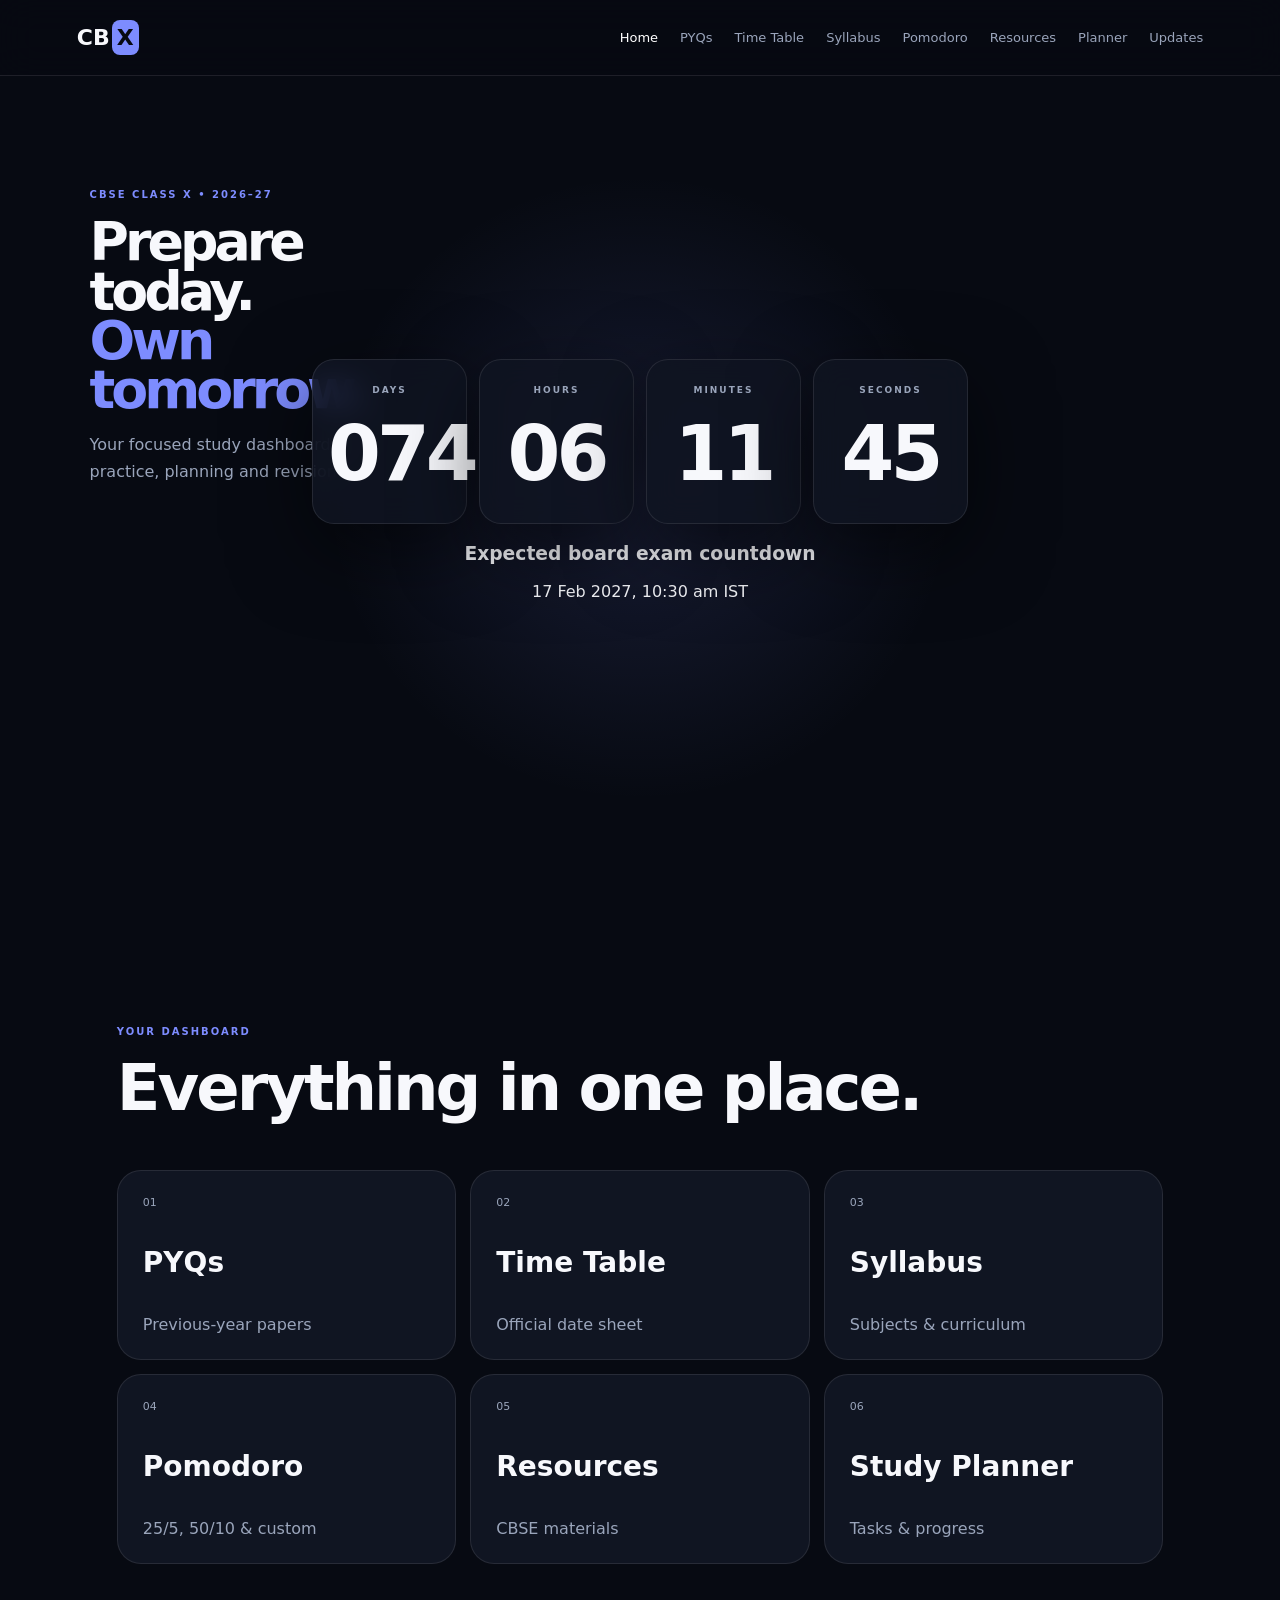
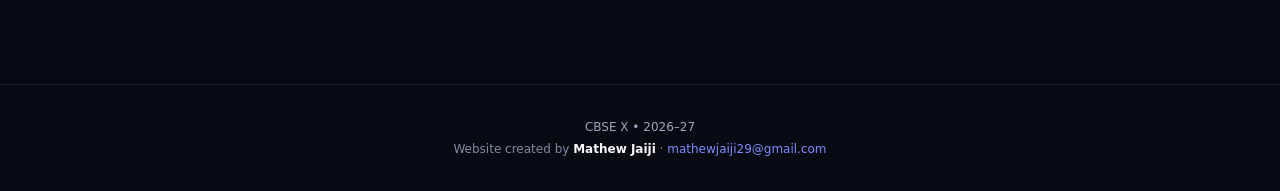
<file: index.html>
<!doctype html><html><head><link rel="manifest" href="manifest.json">
<meta name="theme-color" content="#080b14"><meta charset="utf-8"><meta name="viewport" content="width=device-width,initial-scale=1"><title>CBSE X • 2026–27</title><link rel="stylesheet" href="style.css"></head><body>
<header><a class="logo" href="index.html">CB<span>X</span></a><button id="menu">☰</button><nav><a class="active" href="index.html">Home</a><a href="pyqs.html">PYQs</a><a href="timetable.html">Time Table</a><a href="syllabus.html">Syllabus</a><a href="pomodoro.html">Pomodoro</a><a href="resources.html">Resources</a><a href="planner.html">Planner</a><a href="updates.html">Updates</a></nav></header>
<section class="hero"><div class="intro"><small>CBSE CLASS X • 2026–27</small><h1>Prepare today.<br><i>Own tomorrow.</i></h1><p>Your focused study dashboard for practice, planning and revision.</p></div>
<div id="countdown"><div class="timer"><div class="tile t1"><small>DAYS</small><b id="d">000</b></div><div class="tile"><small>HOURS</small><b id="h">00</b></div><div class="tile"><small>MINUTES</small><b id="m">00</b></div><div class="tile t4"><small>SECONDS</small><b id="s">00</b></div></div><h3>Expected board exam countdown</h3><p id="target"></p></div></section>
<section class="features"><small>YOUR DASHBOARD</small><h2>Everything in one place.</h2><div class="cards">
<a href="pyqs.html"><em>01</em><strong>PYQs</strong><span>Previous-year papers</span></a><a href="timetable.html"><em>02</em><strong>Time Table</strong><span>Official date sheet</span></a><a href="syllabus.html"><em>03</em><strong>Syllabus</strong><span>Subjects & curriculum</span></a><a href="pomodoro.html"><em>04</em><strong>Pomodoro</strong><span>25/5, 50/10 & custom</span></a><a href="resources.html"><em>05</em><strong>Resources</strong><span>CBSE materials</span></a><a href="planner.html"><em>06</em><strong>Study Planner</strong><span>Tasks & progress</span></a></div></section><footer><div>CBSE X • 2026–27</div><div class="creator">Website created by <strong>Mathew Jaiji</strong> · <a href="mailto:mathewjaiji29@gmail.com">mathewjaiji29@gmail.com</a></div></footer><script src="app.js"></script></body></html>
</file>
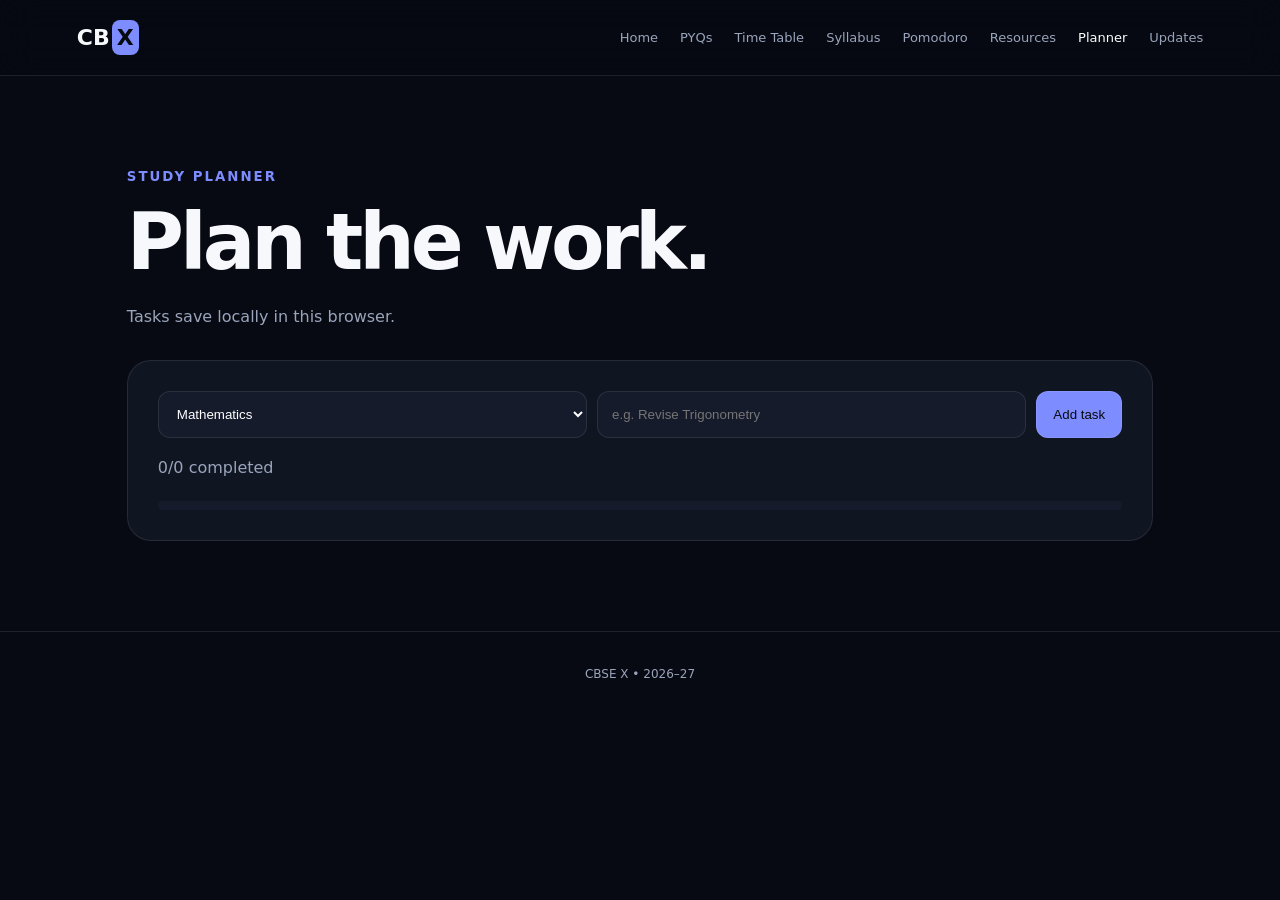
<file: planner.html>
<!doctype html><html><head><link rel="manifest" href="manifest.json">
<meta name="theme-color" content="#080b14"><meta charset="utf-8"><meta name="viewport" content="width=device-width,initial-scale=1"><title>Planner</title><link rel="stylesheet" href="style.css"></head><body><header><a class="logo" href="index.html">CB<span>X</span></a><button id="menu">☰</button><nav><a href="index.html">Home</a><a href="pyqs.html">PYQs</a><a href="timetable.html">Time Table</a><a href="syllabus.html">Syllabus</a><a href="pomodoro.html">Pomodoro</a><a href="resources.html">Resources</a><a class="active" href="planner.html">Planner</a><a href="updates.html">Updates</a></nav></header><main class="page"><small>STUDY PLANNER</small><h1>Plan the work.</h1><p class="lead">Tasks save locally in this browser.</p><div class="box"><div class="form"><select id="sub"><option>Mathematics</option><option>Science</option><option>Social Science</option><option>English</option><option>Hindi</option><option>Malayalam</option></select><input id="txt" placeholder="e.g. Revise Trigonometry"><button class="control primary" id="add">Add task</button></div><p id="progress" class="muted"></p><div class="bar"><i id="bar"></i></div><div id="tasks"></div></div></main><footer>CBSE X • 2026–27</footer><script src="app.js"></script></body></html>
</file>
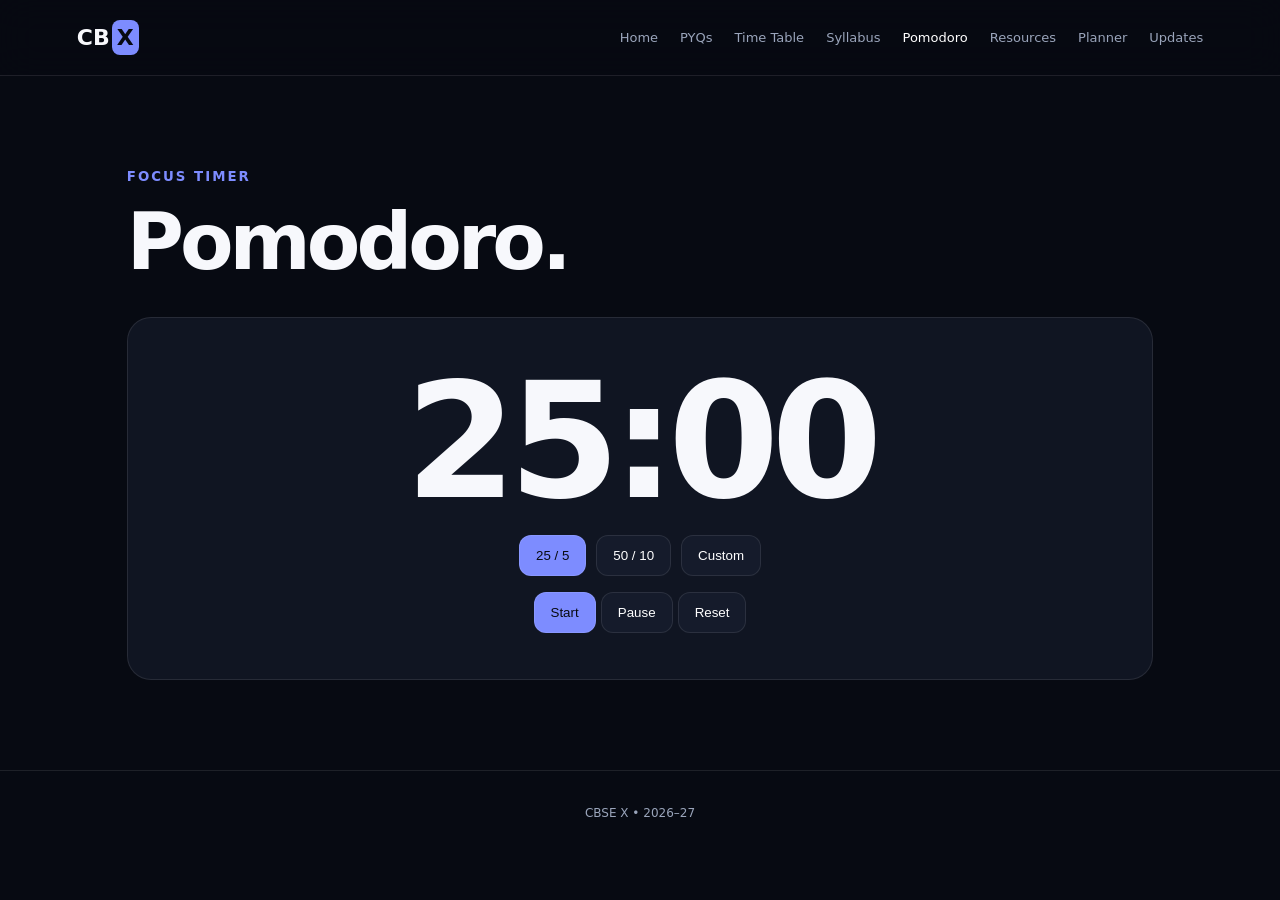
<file: pomodoro.html>
<!doctype html><html><head><link rel="manifest" href="manifest.json">
<meta name="theme-color" content="#080b14"><meta charset="utf-8"><meta name="viewport" content="width=device-width,initial-scale=1"><title>Pomodoro</title><link rel="stylesheet" href="style.css"></head><body><header><a class="logo" href="index.html">CB<span>X</span></a><button id="menu">☰</button><nav><a href="index.html">Home</a><a href="pyqs.html">PYQs</a><a href="timetable.html">Time Table</a><a href="syllabus.html">Syllabus</a><a class="active" href="pomodoro.html">Pomodoro</a><a href="resources.html">Resources</a><a href="planner.html">Planner</a><a href="updates.html">Updates</a></nav></header><main class="page"><small>FOCUS TIMER</small><h1>Pomodoro.</h1><div class="box pomo"><div class="bigtime" id="pomoTime">25:00</div><div class="modes"><button class="mode activeMode" data-m="25">25 / 5</button><button class="mode" data-m="50">50 / 10</button><button class="mode" data-m="custom">Custom</button></div><p><button class="control primary" id="start">Start</button> <button class="control" id="pause">Pause</button> <button class="control" id="reset">Reset</button></p></div></main><footer>CBSE X • 2026–27</footer><script src="app.js"></script></body></html>
</file>
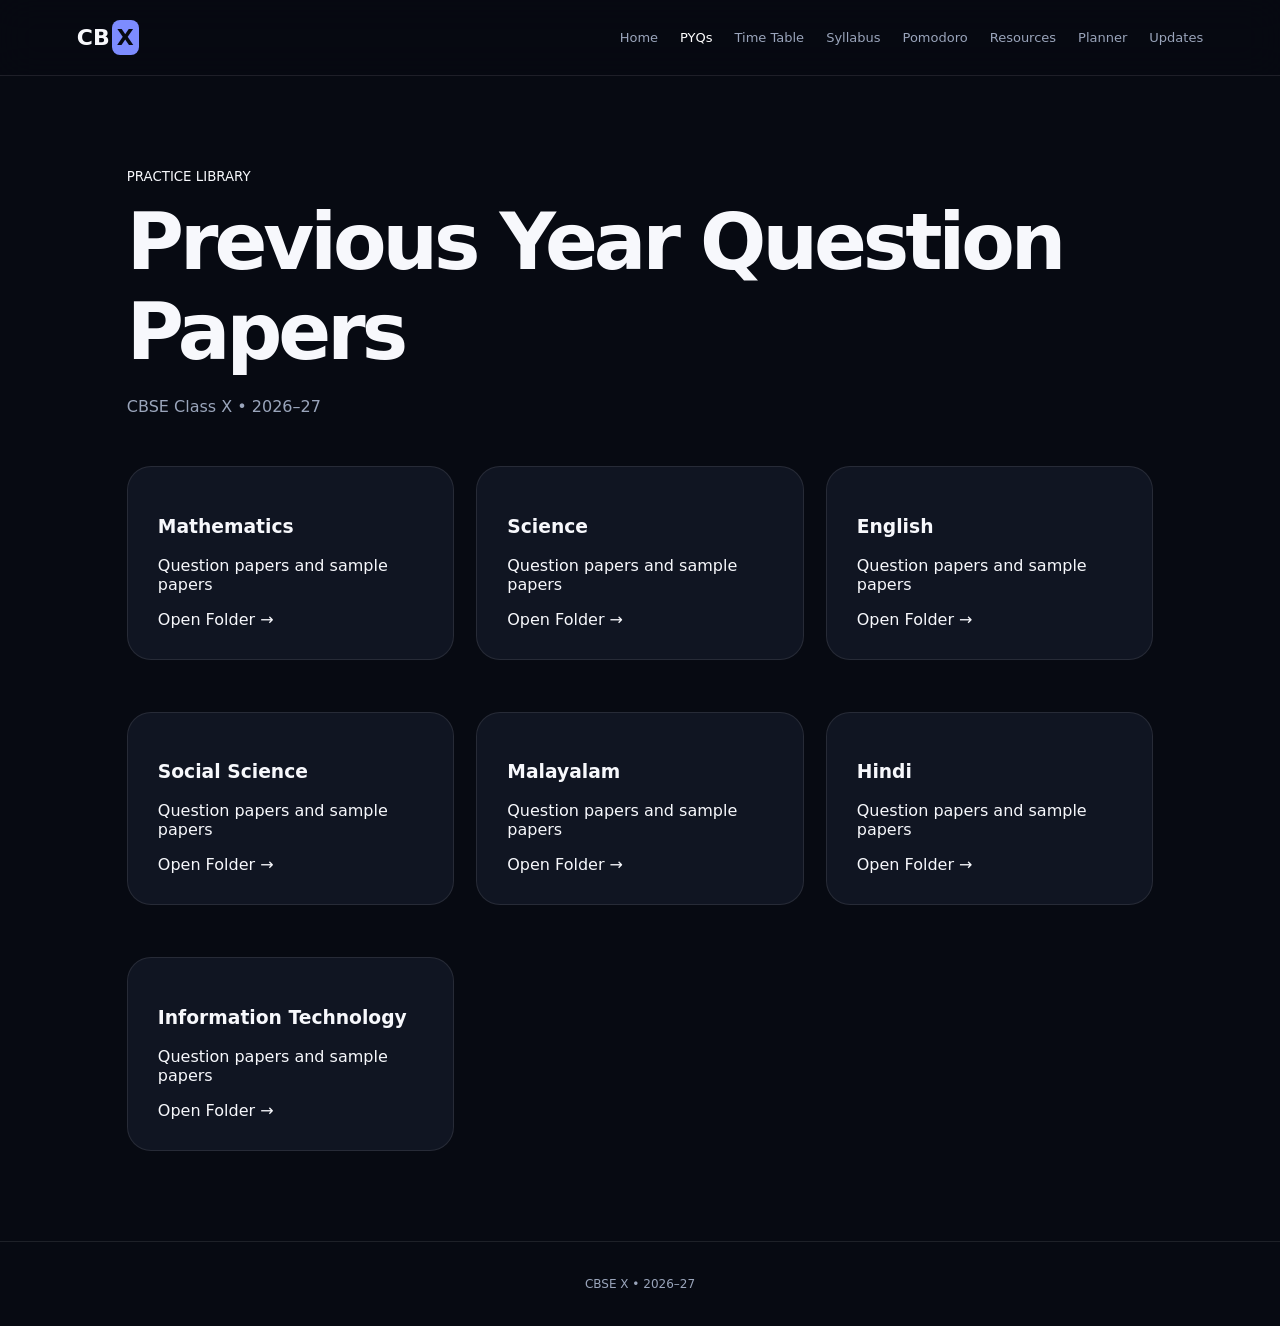
<file: pyqs.html>
<!DOCTYPE html>
<html lang="en">
<head>
    <link rel="manifest" href="manifest.json">
    <meta name="theme-color" content="#080b14">
    <meta charset="UTF-8">
    <meta name="viewport" content="width=device-width, initial-scale=1">
    <title>PYQs | CBSE X</title>
    <link rel="stylesheet" href="style.css">
</head>

<body>

<header>
    <a class="logo" href="index.html">CB<span>X</span></a>
    <button id="menu">☰</button>

    <nav>
        <a href="index.html">Home</a>
        <a class="active" href="pyqs.html">PYQs</a>
        <a href="timetable.html">Time Table</a>
        <a href="syllabus.html">Syllabus</a>
        <a href="pomodoro.html">Pomodoro</a>
        <a href="resources.html">Resources</a>
        <a href="planner.html">Planner</a>
        <a href="updates.html">Updates</a>
    </nav>
</header>

<main class="page">

    <section class="section">

        <small>PRACTICE LIBRARY</small>
        <h1>Previous Year Question Papers</h1>
        <p class="lead">CBSE Class X • 2026–27</p>

        <div id="subjects" class="grid">

            <div class="card subject-card">
    <a href="?subject=mathematics">
        <h3>Mathematics</h3>
        <p>Question papers and sample papers</p>
        <span>Open Folder →</span>
    </a>
</div>

            <div class="card subject-card">
    <a href="?subject=science">
        <h3>Science</h3>
        <p>Question papers and sample papers</p>
        <span>Open Folder →</span>
    </a>
</div>

            <div class="card subject-card">
    <a href="?subject=english">
        <h3>English</h3>
        <p>Question papers and sample papers</p>
        <span>Open Folder →</span>
    </a>
</div>

           <div class="card subject-card">
    <a href="?subject=social-science">
        <h3>Social Science</h3>
        <p>Question papers and sample papers</p>
        <span>Open Folder →</span>
    </a>
</div>

           <div class="card subject-card">
    <a href="?subject=malayalam">
        <h3>Malayalam</h3>
        <p>Question papers and sample papers</p>
        <span>Open Folder →</span>
    </a>
</div>

            <div class="card subject-card">
    <a href="?subject=hindi">
        <h3>Hindi</h3>
        <p>Question papers and sample papers</p>
        <span>Open Folder →</span>
    </a>
</div>

           <div class="card subject-card">
    <a href="?subject=information-technology">
        <h3>Information Technology</h3>
        <p>Question papers and sample papers</p>
        <span>Open Folder →</span>
    </a>
</div>

        </div>

        <div id="folder" style="display:none">

            <a href="pyqs.html">← All Subjects</a>

            <h1 id="folderTitle">Subject</h1>
            <p class="lead">Available question papers</p>

            <div class="grid" id="papers"></div>

        </div>

    </section>

</main>

<footer>CBSE X • 2026–27</footer>

<script src="app.js"></script>

<script>
const subjectData = {
    mathematics: {
        name: "Mathematics",
        papers: [
            {
                title: "2026 Sample Question Paper",
                file: "maths-2026.pdf"
            }
        ]
    },

    science: {
        name: "Science",
        papers: [
            {
                title: "2026 Question Paper",
                file: "science-2026.pdf"
            }
        ]
    },

    english: {
        name: "English",
        papers: [
            {
                title: "2026 Question Paper",
                file: "english-2026.pdf"
            }
        ]
    },

    "social-science": {
        name: "Social Science",
        papers: []
    },

    malayalam: {
        name: "Malayalam",
        papers: []
    },

    hindi: {
        name: "Hindi",
        papers: []
    },

    "information-technology": {
        name: "Information Technology",
        papers: []
    }
};

const params = new URLSearchParams(window.location.search);
const selectedSubject = params.get("subject");

if (selectedSubject && subjectData[selectedSubject]) {

    document.getElementById("subjects").style.display = "none";
    document.getElementById("folder").style.display = "block";

    const subject = subjectData[selectedSubject];

    document.getElementById("folderTitle").textContent =
        subject.name + " PYQs";

    const papersContainer = document.getElementById("papers");

    if (subject.papers.length === 0) {

        papersContainer.innerHTML = `
            <div class="card">
                <h3>No papers uploaded yet</h3>
                <p>Question papers for this subject will appear here.</p>
            </div>
        `;

    } else {

        subject.papers.forEach(paper => {

            const card = document.createElement("div");
            card.className = "card";

            const heading = document.createElement("h3");
            heading.textContent = paper.title;

            const link = document.createElement("a");
            link.href = "files/pyqs/" + selectedSubject + "/" + paper.file;
            link.target = "_blank";
            link.rel = "noopener";
            link.textContent = "View PDF →";

            card.appendChild(heading);
            card.appendChild(link);

            papersContainer.appendChild(card);
        });
    }
}
</script>

</body>
</html>
</file>
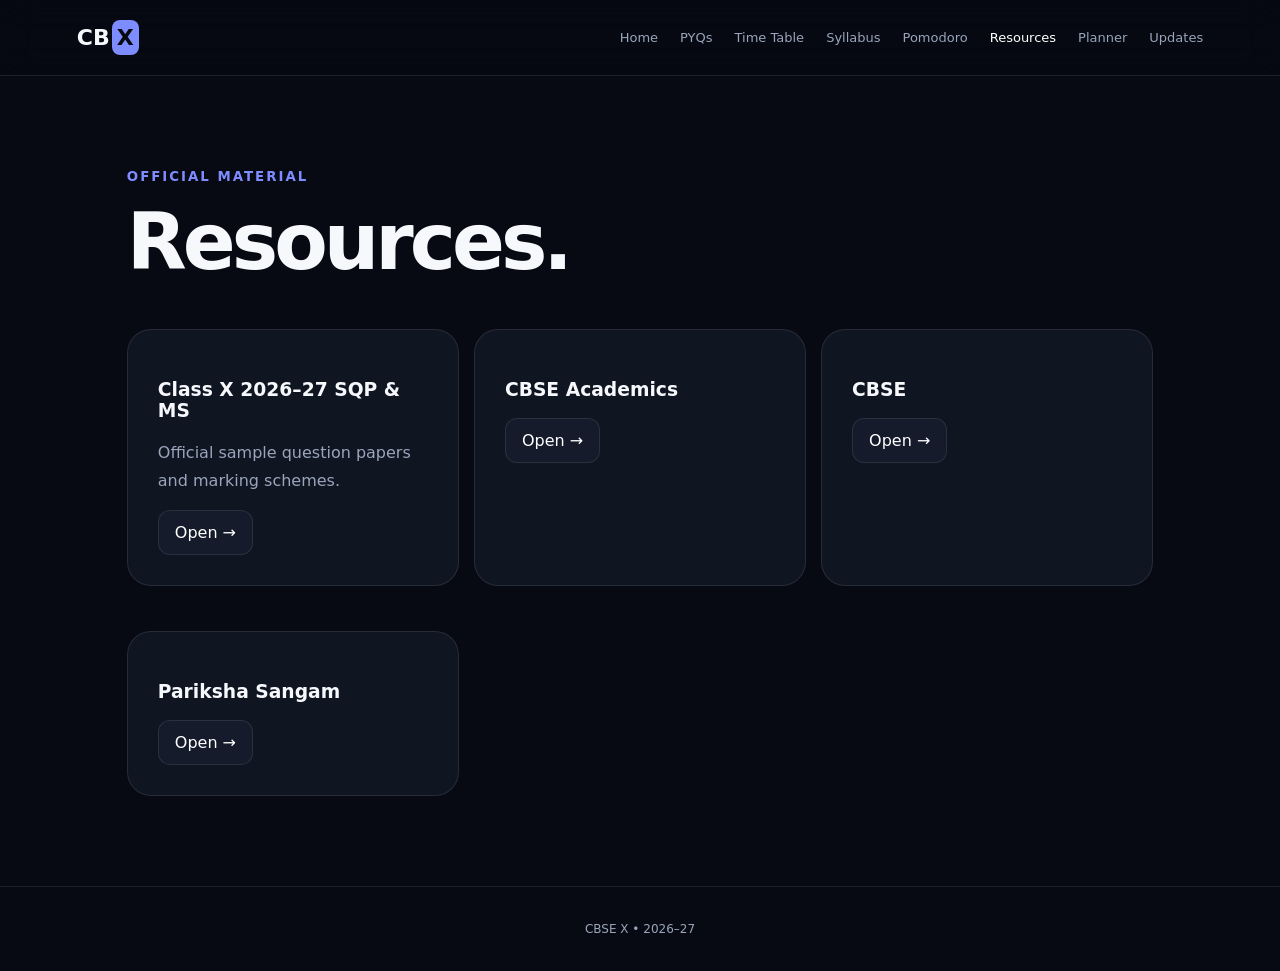
<file: resources.html>
<!doctype html><html><head><link rel="manifest" href="manifest.json">
<meta name="theme-color" content="#080b14"><meta charset="utf-8"><meta name="viewport" content="width=device-width,initial-scale=1"><title>Resources</title><link rel="stylesheet" href="style.css"></head><body><header><a class="logo" href="index.html">CB<span>X</span></a><button id="menu">☰</button><nav><a href="index.html">Home</a><a href="pyqs.html">PYQs</a><a href="timetable.html">Time Table</a><a href="syllabus.html">Syllabus</a><a href="pomodoro.html">Pomodoro</a><a class="active" href="resources.html">Resources</a><a href="planner.html">Planner</a><a href="updates.html">Updates</a></nav></header><main class="page"><small>OFFICIAL MATERIAL</small><h1>Resources.</h1><div class="grid"><div class="card"><h3>Class X 2026–27 SQP & MS</h3><p class="muted">Official sample question papers and marking schemes.</p><a class="btn" href="https://cbseacademic.nic.in/SQP_CLASSX_2026-27.html" target="_blank">Open →</a></div><div class="card"><h3>CBSE Academics</h3><a class="btn" href="https://cbseacademic.nic.in/" target="_blank">Open →</a></div><div class="card"><h3>CBSE</h3><a class="btn" href="https://www.cbse.gov.in/" target="_blank">Open →</a></div><div class="card"><h3>Pariksha Sangam</h3><a class="btn" href="https://parikshasangam.cbse.gov.in/" target="_blank">Open →</a></div></div></main><footer>CBSE X • 2026–27</footer><script src="app.js"></script></body></html>
</file>
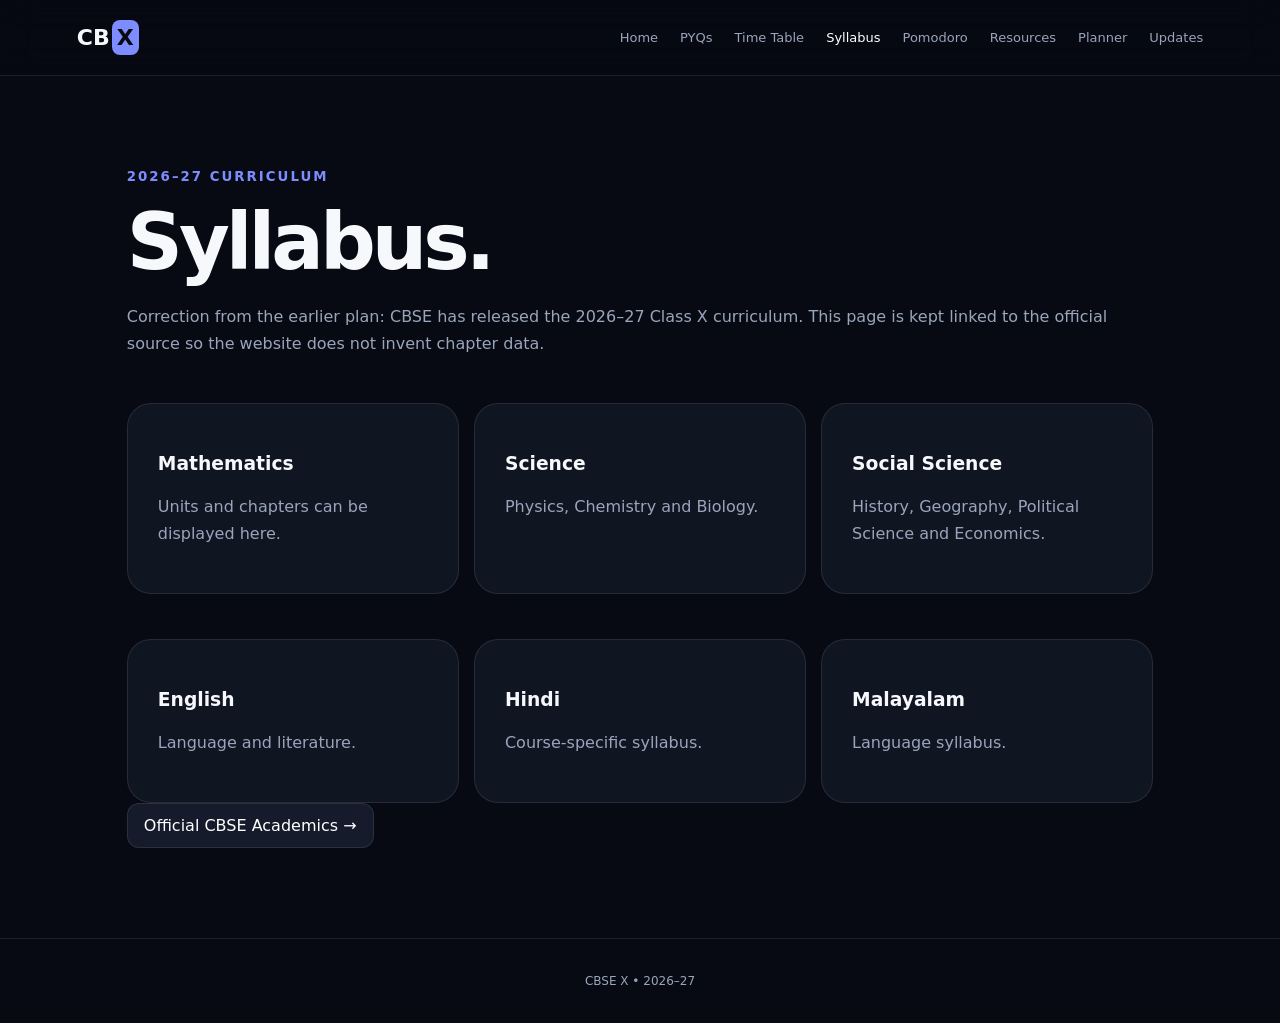
<file: syllabus.html>
<!doctype html><html><head><link rel="manifest" href="manifest.json">
<meta name="theme-color" content="#080b14"><meta charset="utf-8"><meta name="viewport" content="width=device-width,initial-scale=1"><title>Syllabus</title><link rel="stylesheet" href="style.css"></head><body><header><a class="logo" href="index.html">CB<span>X</span></a><button id="menu">☰</button><nav><a href="index.html">Home</a><a href="pyqs.html">PYQs</a><a href="timetable.html">Time Table</a><a class="active" href="syllabus.html">Syllabus</a><a href="pomodoro.html">Pomodoro</a><a href="resources.html">Resources</a><a href="planner.html">Planner</a><a href="updates.html">Updates</a></nav></header><main class="page"><small>2026–27 CURRICULUM</small><h1>Syllabus.</h1><p class="lead">Correction from the earlier plan: CBSE has released the 2026–27 Class X curriculum. This page is kept linked to the official source so the website does not invent chapter data.</p><div class="grid"><div class="card"><h3>Mathematics</h3><p class="muted">Units and chapters can be displayed here.</p></div><div class="card"><h3>Science</h3><p class="muted">Physics, Chemistry and Biology.</p></div><div class="card"><h3>Social Science</h3><p class="muted">History, Geography, Political Science and Economics.</p></div><div class="card"><h3>English</h3><p class="muted">Language and literature.</p></div><div class="card"><h3>Hindi</h3><p class="muted">Course-specific syllabus.</p></div><div class="card"><h3>Malayalam</h3><p class="muted">Language syllabus.</p></div></div><a class="btn" target="_blank" href="https://cbseacademic.nic.in/">Official CBSE Academics →</a></main><footer>CBSE X • 2026–27</footer><script src="app.js"></script></body></html>
</file>
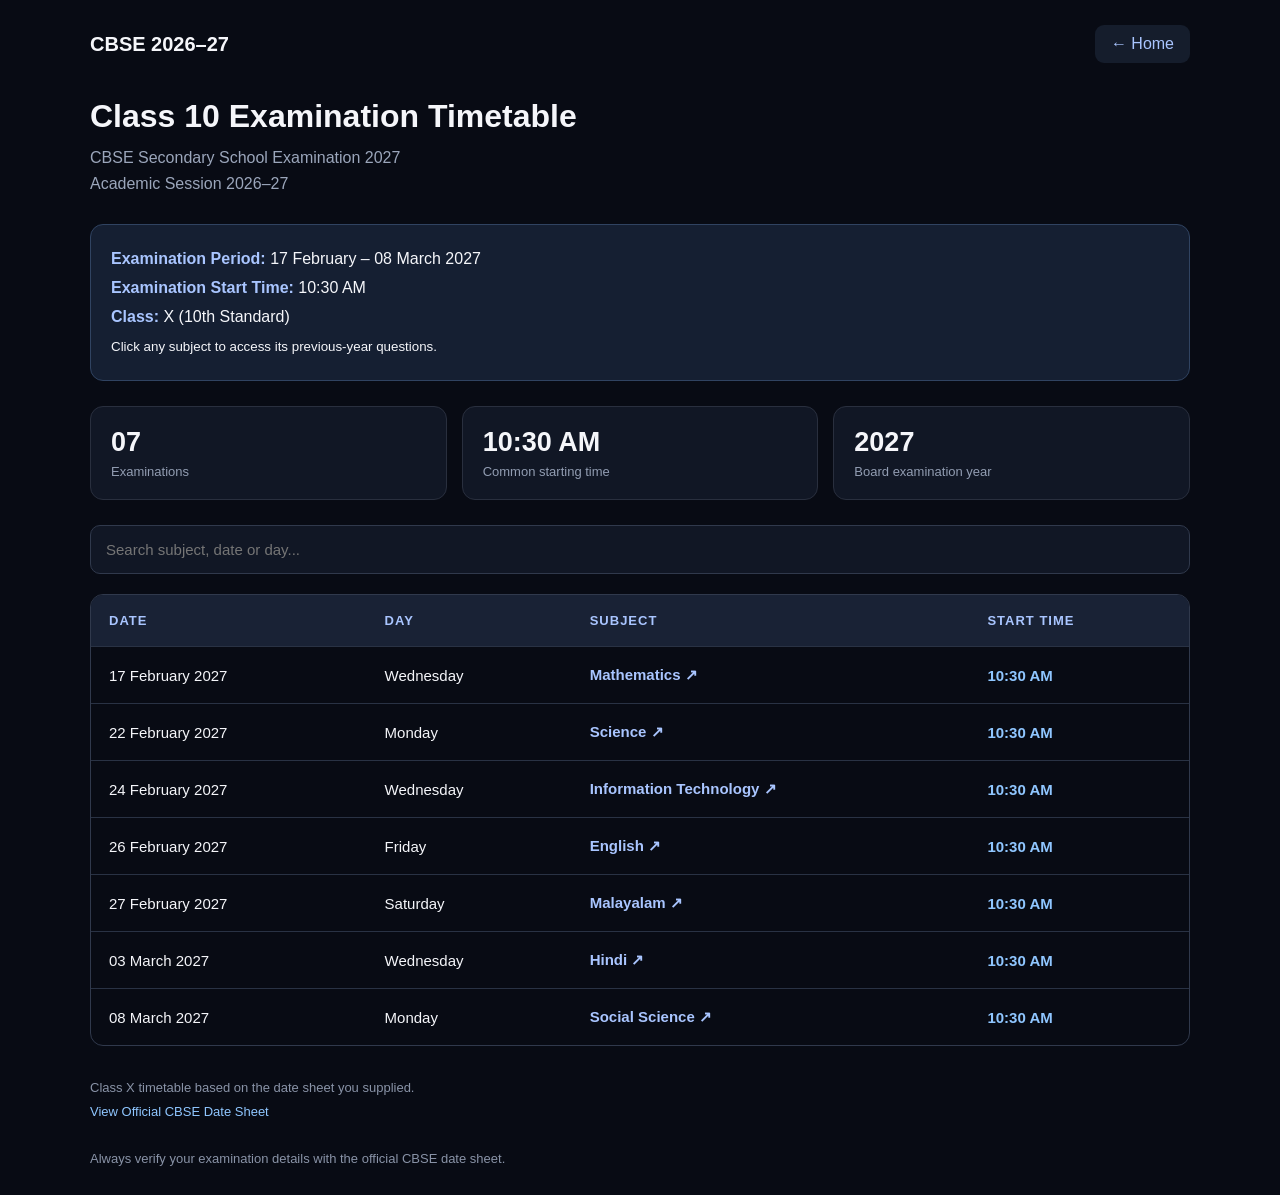
<file: timetable.html>
<!DOCTYPE html>
<html lang="en">
<head>
<meta charset="UTF-8">
<meta name="viewport" content="width=device-width, initial-scale=1.0">

<title>CBSE Class 10 Timetable 2027</title>

<style>
* {
  box-sizing: border-box;
  margin: 0;
  padding: 0;
}

body {
  background: #080b14;
  color: #f5f6fa;
  font-family: Arial, sans-serif;
  padding: 25px;
}

.container {
  max-width: 1100px;
  margin: auto;
}

header {
  display: flex;
  justify-content: space-between;
  align-items: center;
  margin-bottom: 35px;
}

.logo {
  font-size: 20px;
  font-weight: bold;
}

.back {
  color: #a9c5ff;
  text-decoration: none;
  background: #151d2c;
  padding: 10px 16px;
  border-radius: 9px;
}

h1 {
  font-size: 32px;
  margin-bottom: 10px;
}

.subtitle {
  color: #9ba6bb;
  margin-bottom: 28px;
  line-height: 1.6;
}

.notice {
  background: #151f32;
  border: 1px solid #304361;
  padding: 20px;
  border-radius: 13px;
  margin-bottom: 25px;
  line-height: 1.8;
}

.notice strong {
  color: #a9c5ff;
}

.summary {
  display: grid;
  grid-template-columns: repeat(3, 1fr);
  gap: 15px;
  margin-bottom: 25px;
}

.summary-card {
  background: #111725;
  border: 1px solid #292f3e;
  padding: 20px;
  border-radius: 13px;
}

.summary-card h2 {
  font-size: 27px;
  margin-bottom: 6px;
}

.summary-card p {
  color: #929db2;
  font-size: 13px;
}

.search {
  width: 100%;
  padding: 15px;
  background: #111725;
  border: 1px solid #30394c;
  border-radius: 10px;
  color: white;
  font-size: 15px;
  outline: none;
  margin-bottom: 20px;
}

.search:focus {
  border-color: #719cff;
}

.table-wrap {
  overflow-x: auto;
  border: 1px solid #30394c;
  border-radius: 13px;
}

table {
  width: 100%;
  border-collapse: collapse;
  min-width: 650px;
}

th {
  background: #192235;
  color: #a9c5ff;
  text-align: left;
  padding: 18px;
  font-size: 13px;
  text-transform: uppercase;
  letter-spacing: 1px;
}

td {
  padding: 19px 18px;
  border-top: 1px solid #293244;
  font-size: 15px;
}

tbody tr {
  transition: background 0.2s;
}

tbody tr:hover {
  background: #151d2c;
}

.subject-link {
  color: #a9c5ff;
  text-decoration: none;
  font-weight: bold;
  transition: 0.2s;
}

.subject-link:hover {
  color: white;
  text-decoration: underline;
}

.time {
  color: #8fc6ff;
  white-space: nowrap;
  font-weight: bold;
}

#noResults {
  display: none;
  color: #a0a8ba;
  text-align: center;
  padding: 25px;
}

.footer {
  color: #8993a7;
  font-size: 13px;
  line-height: 1.8;
  margin-top: 30px;
}

.footer a {
  color: #8fc6ff;
  text-decoration: none;
}

.footer a:hover {
  text-decoration: underline;
}

@media(max-width: 650px) {
  body {
    padding: 16px;
  }

  header {
    margin-bottom: 25px;
  }

  h1 {
    font-size: 25px;
  }

  .summary {
    grid-template-columns: 1fr;
  }

  .summary-card {
    padding: 16px;
  }

  td, th {
    padding: 14px;
  }
}
</style>
</head>

<body>

<div class="container">

<header>
  <div class="logo">CBSE 2026–27</div>
  <a href="index.html" class="back">← Home</a>
</header>

<h1>Class 10 Examination Timetable</h1>

<p class="subtitle">
  CBSE Secondary School Examination 2027
  <br>
  Academic Session 2026–27
</p>

<div class="notice">
  <strong>Examination Period:</strong>
  17 February – 08 March 2027
  <br>
  <strong>Examination Start Time:</strong>
  10:30 AM
  <br>
  <strong>Class:</strong> X (10th Standard)
  <br>
  <small>Click any subject to access its previous-year questions.</small>
</div>

<div class="summary">

  <div class="summary-card">
    <h2>07</h2>
    <p>Examinations</p>
  </div>

  <div class="summary-card">
    <h2>10:30 AM</h2>
    <p>Common starting time</p>
  </div>

  <div class="summary-card">
    <h2>2027</h2>
    <p>Board examination year</p>
  </div>

</div>

<input
  type="text"
  id="search"
  class="search"
  placeholder="Search subject, date or day..."
  autocomplete="off"
>

<div class="table-wrap">

<table id="timetable">

<thead>
<tr>
  <th>Date</th>
  <th>Day</th>
  <th>Subject</th>
  <th>Start Time</th>
</tr>
</thead>

<tbody>

<tr>
  <td>17 February 2027</td>
  <td>Wednesday</td>
  <td>
    <a class="subject-link" href="pyqs.html?subject=mathematics">
      Mathematics ↗
    </a>
  </td>
  <td class="time">10:30 AM</td>
</tr>

<tr>
  <td>22 February 2027</td>
  <td>Monday</td>
  <td>
    <a class="subject-link" href="pyqs.html?subject=science">
      Science ↗
    </a>
  </td>
  <td class="time">10:30 AM</td>
</tr>

<tr>
  <td>24 February 2027</td>
  <td>Wednesday</td>
  <td>
    <a class="subject-link" href="pyqs.html?subject=information-technology">
      Information Technology ↗
    </a>
  </td>
  <td class="time">10:30 AM</td>
</tr>

<tr>
  <td>26 February 2027</td>
  <td>Friday</td>
  <td>
    <a class="subject-link" href="pyqs.html?subject=english">
      English ↗
    </a>
  </td>
  <td class="time">10:30 AM</td>
</tr>

<tr>
  <td>27 February 2027</td>
  <td>Saturday</td>
  <td>
    <a class="subject-link" href="pyqs.html?subject=malayalam">
      Malayalam ↗
    </a>
  </td>
  <td class="time">10:30 AM</td>
</tr>

<tr>
  <td>03 March 2027</td>
  <td>Wednesday</td>
  <td>
    <a class="subject-link" href="pyqs.html?subject=hindi">
      Hindi ↗
    </a>
  </td>
  <td class="time">10:30 AM</td>
</tr>

<tr>
  <td>08 March 2027</td>
  <td>Monday</td>
  <td>
    <a class="subject-link" href="pyqs.html?subject=social-science">
      Social Science ↗
    </a>
  </td>
  <td class="time">10:30 AM</td>
</tr>

</tbody>
</table>

</div>

<p id="noResults">
  No matching examinations found.
</p>

<div class="footer">

  <p>Class X timetable based on the date sheet you supplied.</p>

  <p>
    <a
      href="https://www.cbse.gov.in/cbsenew/documents/Datesheet_ClassX%20_XII_2027_Main_06112026.pdf"
      target="_blank"
      rel="noopener noreferrer"
    >
      View Official CBSE Date Sheet
    </a>
  </p>

  <br>

  <p>Always verify your examination details with the official CBSE date sheet.</p>

</div>

</div>

<script>
const searchInput = document.getElementById("search");
const rows = document.querySelectorAll("#timetable tbody tr");
const noResults = document.getElementById("noResults");

searchInput.addEventListener("input", function() {

  const query = this.value.toLowerCase().trim();
  let visibleCount = 0;

  rows.forEach(row => {

    const match = row.textContent.toLowerCase().includes(query);

    row.style.display = match ? "" : "none";

    if (match) visibleCount++;

  });

  noResults.style.display =
    visibleCount === 0 ? "block" : "none";

});
</script>

</body>
</html>
</file>
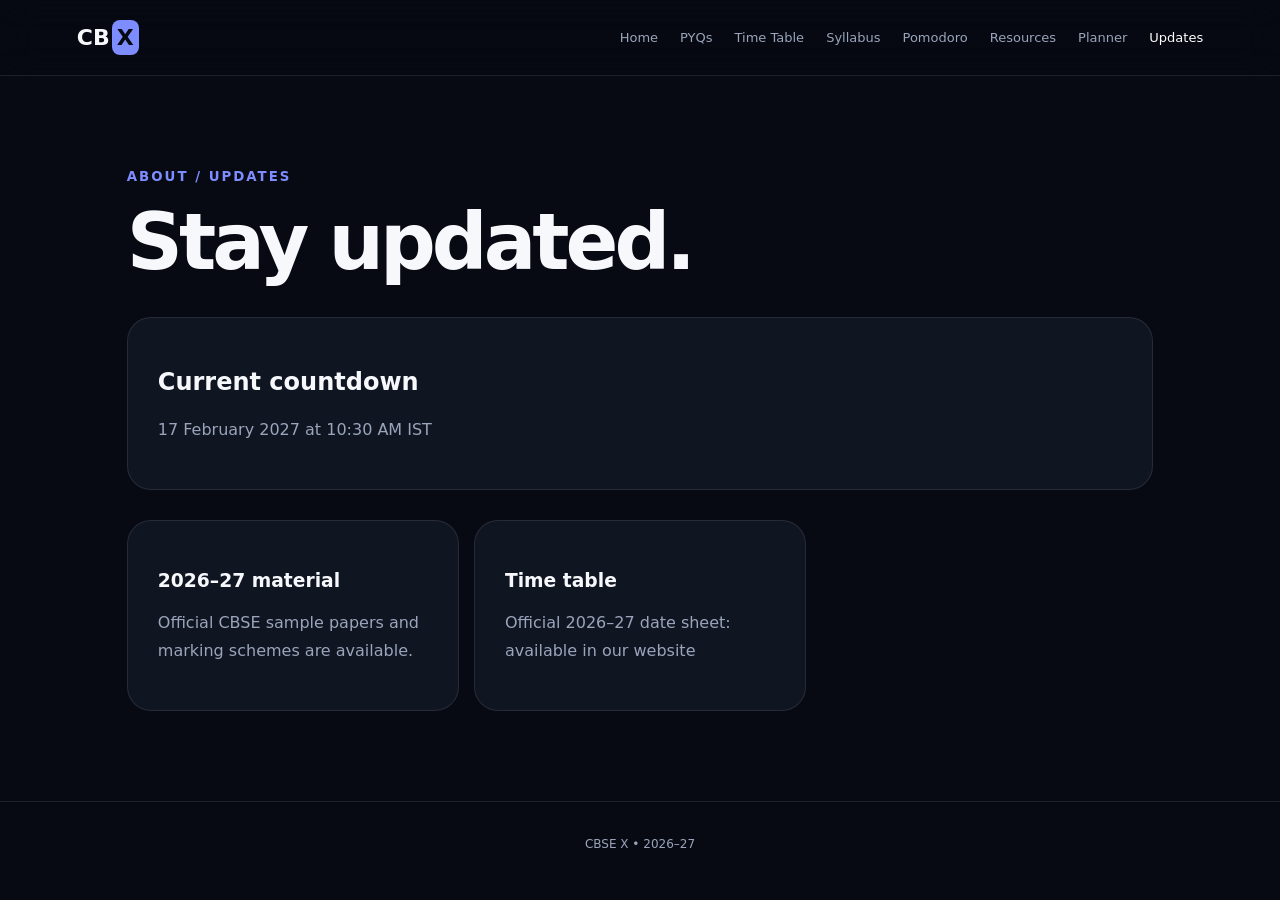
<file: updates.html>
<!doctype html><html><head><link rel="manifest" href="manifest.json">
<meta name="theme-color" content="#080b14">
<meta charset="utf-8"><meta name="viewport" content="width=device-width,initial-scale=1"><title>Updates</title>
<link rel="stylesheet" href="style.css"></head><body><header><a class="logo" href="index.html">CB<span>X</span>
</a><button id="menu">☰</button><nav><a href="index.html">Home</a><a href="pyqs.html">PYQs</a><a href="timetable.html">Time Table</a><a href="syllabus.html">Syllabus</a><a href="pomodoro.html">Pomodoro</a><a href="resources.html">Resources</a><a href="planner.html">Planner</a><a class="active" href="updates.html">Updates</a></nav></header><main class="page"><small>ABOUT / UPDATES</small><h1>Stay updated.</h1>
<div class="box"><h2>Current countdown</h2><p class="muted">17 February 2027 at 10:30 AM IST </p></div><div class="grid"><div class="card"><h3>2026–27 material</h3><p class="muted">Official CBSE sample papers and marking schemes are available.</p></div><div class="card"><h3>Time table</h3><p class="muted">Official 2026–27 date sheet: available in our website</p></div></div></main><footer>CBSE X • 2026–27</footer><script src="app.js"></script></body></html>
</file>
<file: style.css>
:root{--bg:#070a12;--panel:#101522;--text:#f7f8fc;--muted:#9aa5bb;--a:#7d8cff;--line:#ffffff18}*{box-sizing:border-box}html{scroll-behavior:smooth}body{margin:0;background:var(--bg);color:var(--text);font-family:Inter,system-ui,sans-serif;overflow-x:hidden}a{color:inherit;text-decoration:none}header{height:76px;padding:0 6vw;display:flex;align-items:center;justify-content:space-between;position:sticky;top:0;z-index:10;background:#070a12c9;backdrop-filter:blur(18px);border-bottom:1px solid var(--line)}.logo{font-weight:900;font-size:22px}.logo span{background:var(--a);color:#080a11;border-radius:8px;padding:5px;margin-left:2px}nav{display:flex;gap:22px}nav a{font-size:13px;color:var(--muted)}nav a:hover,nav .active{color:white}#menu{display:none;background:none;border:0;color:white;font-size:24px}.hero{height:calc(100vh - 76px);min-height:760px;position:relative;display:grid;place-items:center;overflow:hidden}.intro{position:absolute;left:7%;top:13%;max-width:310px;z-index:2;text-align:left}.intro small,.features>small{color:var(--a);letter-spacing:2px;font-weight:800;font-size:10px}.intro h1{font-size:clamp(40px,4.2vw,58px);line-height:.92;letter-spacing:-4px;margin:15px 0}.intro i{font-style:normal;color:var(--a)}.intro p{color:var(--muted);line-height:1.7}.hero:before{content:"";position:absolute;width:650px;height:650px;border-radius:50%;background:radial-gradient(circle,#7d8cff25,transparent 68%)}#countdown{z-index:3;text-align:center;transition:opacity .12s linear,transform .12s linear}.timer{display:flex;gap:12px}.tile{width:155px;padding:25px 15px;background:#101522d9;border:1px solid var(--line);border-radius:22px;box-shadow:0 25px 80px #0008;backdrop-filter:blur(15px)}.tile small{display:block;color:var(--muted);font-size:9px;letter-spacing:2px;font-weight:800;margin-bottom:14px}.tile b{font-size:clamp(44px,6vw,76px);letter-spacing:-4px}.features{max-width:1200px;margin:auto;padding:120px 6vw}.features h2{font-size:clamp(40px,5vw,64px);letter-spacing:-3px;margin:12px 0 45px}.cards{display:grid;grid-template-columns:repeat(3,1fr);gap:14px}.cards a{min-height:190px;padding:25px;background:var(--panel);border:1px solid var(--line);border-radius:24px;display:flex;flex-direction:column;justify-content:space-between;transition:.3s}.cards a:hover{transform:translateY(-7px);border-color:#7d8cff66}.cards em{font-style:normal;color:var(--muted);font-size:11px}.cards strong{font-size:28px}.cards span{color:var(--muted)}footer{text-align:center;padding:35px;color:var(--muted);font-size:12px;border-top:1px solid var(--line)}.creator{margin-top:8px;color:#7f8aa0}.creator strong{color:#f7f8fc}.creator a{color:var(--a)}.page{max-width:1180px;margin:auto;padding:90px 6vw}.page>small{color:var(--a);letter-spacing:2px;font-weight:800}.page h1{font-size:clamp(45px,7vw,78px);letter-spacing:-4px;margin:12px 0}.lead,.muted{color:var(--muted);line-height:1.7}.box,.card{background:var(--panel);border:1px solid var(--line);border-radius:24px;padding:30px;margin-top:30px}.grid{display:grid;grid-template-columns:repeat(3,1fr);gap:15px}.btn,.control,.mode{display:inline-block;padding:12px 16px;border-radius:12px;border:1px solid var(--line);background:#151b2b;color:white;cursor:pointer}.pomo{text-align:center}.bigtime{font-size:clamp(80px,15vw,160px);font-weight:900;letter-spacing:-8px}.modes{display:flex;justify-content:center;gap:10px;flex-wrap:wrap}.activeMode,.primary{background:var(--a);color:#080a11}.form{display:flex;gap:10px;flex-wrap:wrap}.form input,.form select{flex:1;min-width:180px;padding:14px;border-radius:12px;border:1px solid var(--line);background:#151b2b;color:white}.task{display:flex;gap:12px;align-items:center;padding:15px;border:1px solid var(--line);border-radius:14px;margin-top:10px}.task button{margin-left:auto;background:none;border:0;color:#ff7d8d}.bar{height:9px;background:#151b2b;border-radius:9px;overflow:hidden;margin-top:20px}.bar i{display:block;height:100%;background:var(--a);width:0}@media(max-width:850px){nav{display:none;position:absolute;top:76px;left:0;right:0;background:#070a12;padding:20px 6vw;flex-direction:column}header.open nav{display:flex}#menu{display:block}.intro{position:relative;right:auto;top:auto;left:auto;text-align:center;padding:0 25px}.hero{display:flex;flex-direction:column;gap:50px}.timer{flex-wrap:wrap;justify-content:center}.tile{width:120px}.cards,.grid{grid-template-columns:1fr 1fr}}@media(max-width:560px){.cards,.grid{grid-template-columns:1fr}.hero{min-height:850px}.tile{width:105px}.tile b{font-size:42px}}/* Fully clickable PYQ subject cards */
.subject-card {
    cursor: pointer;
    position: relative;
    transition: transform 0.2s ease, border-color 0.2s ease;
}

.subject-card:hover {
    transform: translateY(-5px);
    border-color: #647cff;
}

.subject-card a {
    display: block;
    color: inherit;
    text-decoration: none;
}

.subject-card a::after {
    content: "";
    position: absolute;
    inset: 0;
}
#subjects.grid {
    display: grid;
    grid-template-columns: repeat(3, minmax(0, 1fr));
    gap: 22px;
    align-items: stretch;
}

#subjects .subject-card {
    width: 100%;
    box-sizing: border-box;
}

@media (max-width: 900px) {
    #subjects.grid {
        grid-template-columns: repeat(2, minmax(0, 1fr));
    }
}

@media (max-width: 600px) {
    #subjects.grid {
        grid-template-columns: 1fr;
    }
}
</file>
